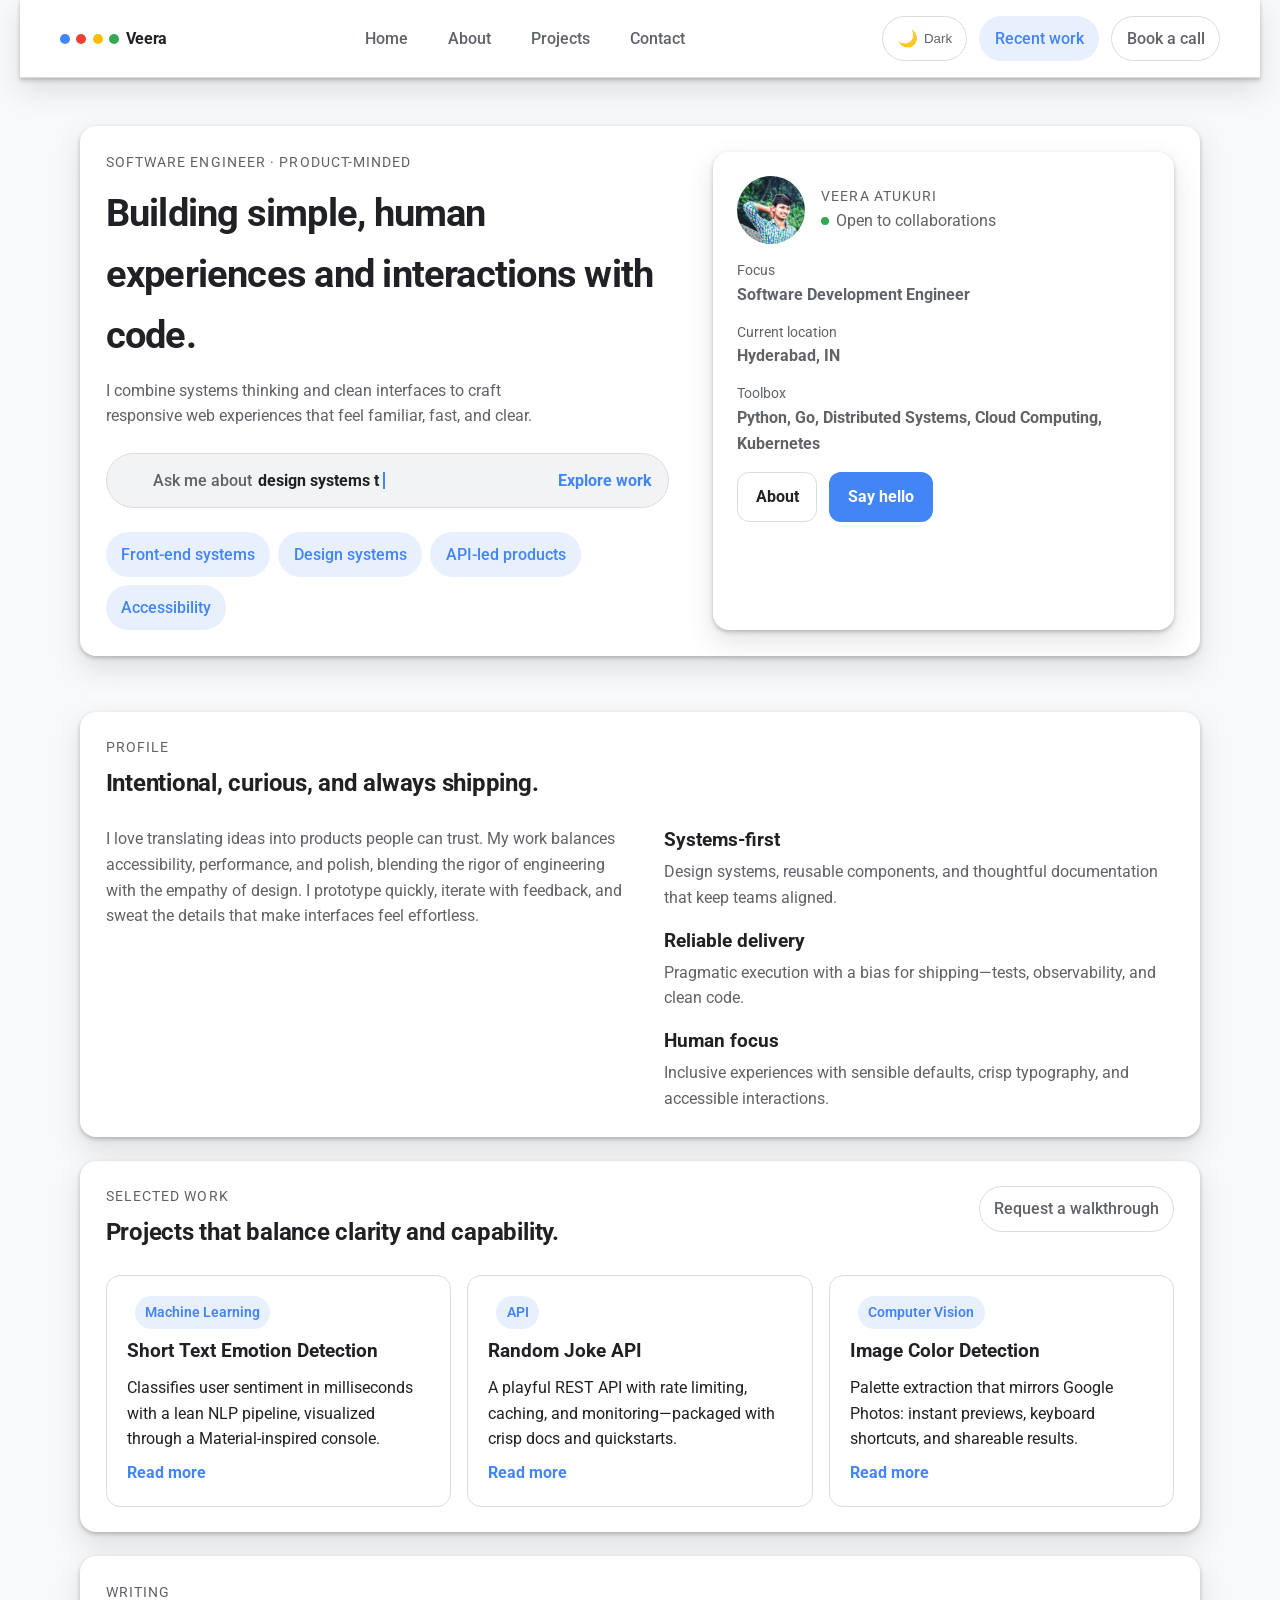
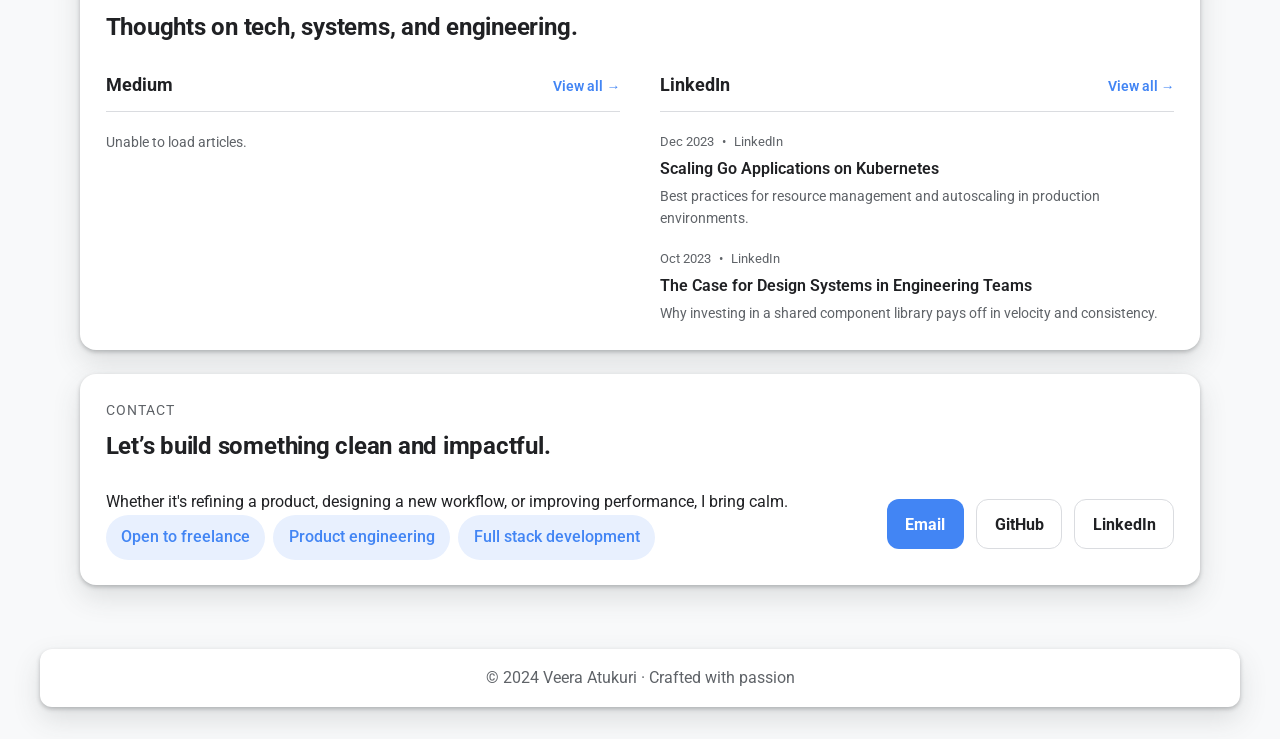
<file: index.html>
<!DOCTYPE html>
<html lang="en">

<head>
  <meta charset="UTF-8" />
  <meta name="viewport" content="width=device-width, initial-scale=1.0" />
  <title>Veera | Software Engineer</title>
  <link rel="preconnect" href="https://fonts.googleapis.com" />
  <link href="https://fonts.googleapis.com/css2?family=Roboto:wght@400;500;700&display=swap" rel="stylesheet" />
  <link rel="stylesheet" href="style.css" />
  <script defer src="script.js"></script>
</head>

<body>
  <header class="top-nav surface">
    <div class="brand">
      <span class="logo-dot blue"></span>
      <span class="logo-dot red"></span>
      <span class="logo-dot yellow"></span>
      <span class="logo-dot green"></span>
      <span class="brand-name">Veera</span>
    </div>
    <button class="menu-toggle" aria-label="Toggle navigation" aria-expanded="false">
      <span class="menu-bar"></span>
      <span class="menu-bar"></span>
      <span class="menu-bar"></span>
    </button>
    <nav class="nav-links">
      <a href="#home">Home</a>
      <a href="#about">About</a>
      <a href="#work">Projects</a>
      <a href="#contact">Contact</a>
    </nav>
    <div class="nav-actions">
      <button class="chip outline theme-toggle" type="button" aria-label="Toggle dark mode" data-theme-toggle>
        <span class="theme-icon" aria-hidden="true">🌙</span>
        <span class="theme-label">Dark</span>
      </button>
      <a class="chip" href="#work">Recent work</a>
      <a class="chip outline" href="#contact">Book a call</a>
    </div>
  </header>

  <main class="page">
    <section id="home" class="hero">
      <div class="hero-grid surface">
        <div class="hero-text">
          <p class="eyebrow">Software Engineer · Product-minded</p>
          <h1>Building simple, human experiences and interactions with code.</h1>
          <p class="lede">
            I combine systems thinking and clean interfaces to craft responsive web experiences that feel familiar,
            fast, and clear.
          </p>

          <div class="search-pill">
            <div class="pill-dots">
              <span class="dot blue"></span>
              <span class="dot red"></span>
              <span class="dot yellow"></span>
              <span class="dot green"></span>
            </div>
            <div class="pill-text">
              <span class="pill-label">Ask me about</span>
              <span class="typed-wrap"><span id="typed"></span><span class="cursor"></span></span>
            </div>
            <a class="pill-action" href="#work">Explore work</a>
          </div>

          <div class="chips">
            <span class="chip">Front-end systems</span>
            <span class="chip">Design systems</span>
            <span class="chip">API-led products</span>
            <span class="chip">Accessibility</span>
          </div>
        </div>

        <div class="hero-card surface">
          <div class="profile">
            <img src="saipic.jpg" alt="Sairaj profile" />
            <div>
              <p class="eyebrow">Veera Atukuri</p>
              <p class="status"><span class="status-dot"></span>Open to collaborations</p>
            </div>
          </div>
          <ul class="highlight-list">
            <li>
              <span class="label">Focus</span>
              <strong>Software Development Engineer</strong>
            </li>
            <li>
              <span class="label">Current location</span>
              <strong>Hyderabad, IN</strong>
            </li>
            <li>
              <span class="label">Toolbox</span>
              <strong>Python, Go, Distributed Systems, Cloud Computing, Kubernetes</strong>
            </li>
          </ul>
          <div class="cta-row">
            <a class="btn ghost" href="#about">About</a>
            <a class="btn primary" href="#contact">Say hello</a>
          </div>
        </div>
      </div>
    </section>

    <section id="about" class="section surface reveal">
      <div class="section-header">
        <div>
          <p class="eyebrow">Profile</p>
          <h2>Intentional, curious, and always shipping.</h2>
        </div>
      </div>
      <div class="about-grid">
        <p>
          I love translating ideas into products people can trust. My work balances accessibility, performance, and
          polish, blending the rigor of engineering with the empathy of design. I prototype quickly, iterate with
          feedback, and sweat the details that make interfaces feel effortless.
        </p>
        <div class="keypoints">
          <div class="point">
            <span class="dot blue"></span>
            <div>
              <h3>Systems-first</h3>
              <p>Design systems, reusable components, and thoughtful documentation that keep teams aligned.</p>
            </div>
          </div>
          <div class="point">
            <span class="dot red"></span>
            <div>
              <h3>Reliable delivery</h3>
              <p>Pragmatic execution with a bias for shipping—tests, observability, and clean code.</p>
            </div>
          </div>
          <div class="point">
            <span class="dot green"></span>
            <div>
              <h3>Human focus</h3>
              <p>Inclusive experiences with sensible defaults, crisp typography, and accessible interactions.</p>
            </div>
          </div>
        </div>
      </div>
    </section>

    <section id="work" class="section surface reveal">
      <div class="section-header">
        <div>
          <p class="eyebrow">Selected work</p>
          <h2>Projects that balance clarity and capability.</h2>
        </div>
        <a class="chip outline" href="mailto:sairaj@example.com">Request a walkthrough</a>
      </div>
      <div class="project-grid">
        <a class="project-card" href="#">
          <div class="project-meta">
            <span class="dot blue"></span>
            <span class="pill">Machine Learning</span>
          </div>
          <h3>Short Text Emotion Detection</h3>
          <p>Classifies user sentiment in milliseconds with a lean NLP pipeline, visualized through a Material-inspired
            console.</p>
          <span class="link">Read more</span>
        </a>
        <a class="project-card" href="#">
          <div class="project-meta">
            <span class="dot red"></span>
            <span class="pill">API</span>
          </div>
          <h3>Random Joke API</h3>
          <p>A playful REST API with rate limiting, caching, and monitoring—packaged with crisp docs and quickstarts.
          </p>
          <span class="link">Read more</span>
        </a>
        <a class="project-card" href="#">
          <div class="project-meta">
            <span class="dot green"></span>
            <span class="pill">Computer Vision</span>
          </div>
          <h3>Image Color Detection</h3>
          <p>Palette extraction that mirrors Google Photos: instant previews, keyboard shortcuts, and shareable results.
          </p>
          <span class="link">Read more</span>
        </a>
      </div>
    </section>

    <section id="writing" class="section surface reveal">
      <div class="section-header">
        <div>
          <p class="eyebrow">Writing</p>
          <h2>Thoughts on tech, systems, and engineering.</h2>
        </div>
      </div>

      <div class="writing-grid">
        <div class="writing-column">
          <div class="column-header">
            <h3>Medium</h3>
            <a href="https://medium.com/@sairaju.atukuri123" target="_blank" class="link-sm">View all &rarr;</a>
          </div>
          <div id="medium-articles" class="articles-list">
            <!-- Dynamic content -->
            <div class="article-skeleton"></div>
            <div class="article-skeleton"></div>
          </div>
        </div>

        <div class="writing-column">
          <div class="column-header">
            <h3>LinkedIn</h3>
            <a href="https://www.linkedin.com/in/sairaju-atukuri-419677196/" target="_blank" class="link-sm">View all
              &rarr;</a>
          </div>
          <div id="linkedin-articles" class="articles-list">
            <!-- Dynamic content -->
          </div>
        </div>
      </div>
    </section>

    <section id="contact" class="section surface reveal">
      <div class="section-header">
        <div>
          <p class="eyebrow">Contact</p>
          <h2>Let’s build something clean and impactful.</h2>
        </div>
      </div>
      <div class="contact-grid">
        <div>
          <p class="lede">
            Whether it's refining a product, designing a new workflow, or improving performance, I bring calm.
          </p>
          <div class="chips">
            <span class="chip">Open to freelance</span>
            <span class="chip">Product engineering</span>
            <span class="chip">Full stack development</span>
          </div>
        </div>
        <div class="contact-actions">
          <a class="btn primary" href="mailto:veera.atukuri@gmail.com">Email</a>
          <a class="btn ghost" href="https://github.com/sairaj225" target="_blank">GitHub</a>
          <a class="btn ghost" href="https://www.linkedin.com/in/sairaju-atukuri-419677196/"
            target="_blank">LinkedIn</a>
        </div>
      </div>
    </section>
  </main>

  <footer class="footer surface">
    <p>© 2024 Veera Atukuri · Crafted with passion</p>
  </footer>
</body>

</html>
</file>
<file: style.css>
:root {
  color-scheme: light;
  --bg: #f8f9fa;
  --surface: #ffffff;
  --text: #202124;
  --muted: #5f6368;
  --shadow: 0 12px 28px 0 rgba(60, 64, 67, 0.15), 0 2px 4px 0 rgba(60, 64, 67, 0.3);
  --border: #dadce0;
  --accent-surface: #e8f0fe;
  --input-surface: #f1f3f4;
  --radius: 16px;
  --blue: #4285f4;
  --red: #ea4335;
  --yellow: #fbbc05;
  --green: #34a853;
  --max-width: 1200px;
}

:root[data-theme="dark"] {
  color-scheme: dark;
  --bg: #0f1115;
  --surface: #161920;
  --text: #e5e7eb;
  --muted: #9ba3b4;
  --shadow: 0 16px 40px rgba(0, 0, 0, 0.45), 0 4px 12px rgba(0, 0, 0, 0.35);
  --border: #2c3240;
  --accent-surface: rgba(66, 133, 244, 0.12);
  --input-surface: #1d222c;
}

* {
  margin: 0;
  padding: 0;
  box-sizing: border-box;
}

body {
  font-family: 'Roboto', sans-serif;
  background: var(--bg);
  color: var(--text);
  line-height: 1.6;
  scroll-behavior: smooth;
  min-height: 100vh;
  transition: background 0.25s ease, color 0.25s ease;
}

a {
  color: var(--blue);
  text-decoration: none;
}

.surface {
  background: var(--surface);
  box-shadow: var(--shadow);
  transition: background 0.25s ease, box-shadow 0.25s ease, border-color 0.2s ease;
}

.page {
  max-width: var(--max-width);
  margin: 0 auto;
  width: min(calc(100% - 1.5rem), var(--max-width));
  display: flex;
  flex-direction: column;
  gap: 1.5rem;
  padding: 0 clamp(1rem, 4vw, 2.5rem) 3rem;
}

.top-nav {
  position: sticky;
  top: 0;
  z-index: 100;
  display: grid;
  grid-template-columns: auto 1fr auto;
  align-items: center;
  gap: 1.5rem;
  padding: 1rem clamp(1.25rem, 4vw, 2.5rem);
  margin: 0 auto;
  width: min(calc(100% - 1.25rem), calc(var(--max-width) + 2.5rem));
  backdrop-filter: blur(10px);
  border-bottom: 1px solid var(--border);
  transition: border-color 0.2s ease;
}

.brand {
  display: flex;
  align-items: center;
  gap: 0.4rem;
}

.brand-name {
  font-weight: 700;
  letter-spacing: -0.02em;
  color: var(--text);
}

.logo-dot {
  width: 10px;
  height: 10px;
  border-radius: 50%;
  display: inline-block;
}

.blue {
  background: var(--blue);
}

.red {
  background: var(--red);
}

.yellow {
  background: var(--yellow);
}

.green {
  background: var(--green);
}

.nav-links {
  display: flex;
  gap: 1rem;
  justify-content: center;
}

.nav-links a {
  color: var(--muted);
  font-weight: 500;
  padding: 0.5rem 0.75rem;
  border-radius: 10px;
  transition: background 0.2s ease, color 0.2s ease;
}

.nav-links a:hover {
  background: var(--accent-surface);
  color: var(--blue);
}

.nav-actions {
  display: flex;
  gap: 0.75rem;
  justify-content: flex-end;
}

.top-nav.is-open .nav-links,
.top-nav.is-open .nav-actions {
  display: flex;
}

.menu-toggle {
  display: none;
  padding: 0.35rem;
  border: 1px solid var(--border);
  background: var(--surface);
  border-radius: 10px;
  cursor: pointer;
  align-items: center;
  justify-content: center;
  flex-direction: column;
  gap: 0.25rem;
}

.menu-bar {
  display: block;
  width: 20px;
  height: 2px;
  background: var(--text);
  border-radius: 999px;
}

.chip {
  display: inline-flex;
  align-items: center;
  gap: 0.4rem;
  padding: 0.55rem 0.9rem;
  background: var(--accent-surface);
  color: var(--blue);
  border-radius: 999px;
  font-weight: 500;
  border: 1px solid transparent;
  transition: background 0.2s ease, border-color 0.2s ease, color 0.2s ease, transform 0.15s ease;
}

.chip.outline {
  background: transparent;
  border-color: var(--border);
  color: var(--muted);
}

.chip:active {
  transform: translateY(1px);
}

.theme-toggle {
  cursor: pointer;
}

.theme-icon {
  font-size: 1rem;
  line-height: 1;
}

.hero {
  padding: 3rem 0 2rem;
}

.hero-grid {
  display: grid;
  grid-template-columns: minmax(0, 1.1fr) minmax(320px, 0.9fr);
  gap: 2.25rem;
  padding: clamp(1.5rem, 2vw, 2rem);
  border-radius: var(--radius);
}

.hero-text h1 {
  font-size: clamp(2rem, 3vw, 3rem);
  margin: 0.5rem 0 0.75rem;
  letter-spacing: -0.02em;
}

.hero-text .lede {
  color: var(--muted);
  max-width: 52ch;
}

.eyebrow {
  text-transform: uppercase;
  letter-spacing: 0.08em;
  color: var(--muted);
  font-size: 0.85rem;
}

.search-pill {
  margin: 1.5rem 0;
  display: grid;
  grid-template-columns: auto 1fr auto;
  align-items: center;
  gap: 1rem;
  padding: 0.85rem 1rem;
  border-radius: 999px;
  border: 1px solid var(--border);
  background: var(--input-surface);
  transition: background 0.25s ease, border-color 0.25s ease;
}

.pill-dots {
  display: flex;
  gap: 0.3rem;
}

.pill-text {
  display: flex;
  flex-wrap: wrap;
  gap: 0.4rem;
  align-items: center;
  color: var(--muted);
}

.pill-label {
  font-weight: 500;
}

.typed-wrap {
  font-weight: 700;
  color: var(--text);
  display: inline-flex;
  align-items: center;
  min-width: 10ch;
}

.cursor {
  width: 2px;
  height: 1.1em;
  background: var(--blue);
  margin-left: 4px;
  animation: blink 1s infinite;
}

@keyframes blink {

  0%,
  50% {
    opacity: 1;
  }

  51%,
  100% {
    opacity: 0;
  }
}

.pill-action {
  color: var(--blue);
  font-weight: 700;
}

.chips {
  display: flex;
  flex-wrap: wrap;
  gap: 0.5rem;
}

.hero-card {
  padding: 1.5rem;
  border-radius: var(--radius);
  display: flex;
  flex-direction: column;
  gap: 1rem;
}

.profile {
  display: flex;
  gap: 1rem;
  align-items: center;
}

.profile img {
  width: 68px;
  height: 68px;
  border-radius: 50%;
  object-fit: cover;
}

.status {
  display: inline-flex;
  align-items: center;
  gap: 0.4rem;
  color: var(--muted);
}

.status-dot {
  width: 8px;
  height: 8px;
  border-radius: 50%;
  background: var(--green);
}

.highlight-list {
  list-style: none;
  display: flex;
  flex-direction: column;
  gap: 0.9rem;
  color: var(--muted);
}

.highlight-list .label {
  display: block;
  font-size: 0.85rem;
  color: var(--muted);
}

.cta-row {
  display: flex;
  gap: 0.75rem;
}

.btn {
  padding: 0.7rem 1.1rem;
  border-radius: 12px;
  font-weight: 700;
  border: 1px solid transparent;
  display: inline-flex;
  justify-content: center;
  align-items: center;
  gap: 0.4rem;
  transition: background 0.2s ease, color 0.2s ease, border-color 0.2s ease, box-shadow 0.2s ease;
}

.btn.primary {
  background: var(--blue);
  color: white;
}

.btn.ghost {
  border-color: var(--border);
  color: var(--text);
  background: transparent;
}

main {
  display: flex;
  flex-direction: column;
  gap: 1.5rem;
}

.section {
  padding: clamp(1.5rem, 2vw, 2.25rem);
  border-radius: var(--radius);
}

.section-header {
  display: flex;
  justify-content: space-between;
  gap: 1.5rem;
  align-items: flex-start;
  margin-bottom: 1.5rem;
}

.section-header h2 {
  margin-top: 0.3rem;
  letter-spacing: -0.01em;
}

.section-note {
  color: var(--muted);
  max-width: 32ch;
}

.about-grid {
  display: grid;
  grid-template-columns: 1fr 1fr;
  gap: 1.5rem;
  color: var(--muted);
}

.keypoints {
  display: flex;
  flex-direction: column;
  gap: 1rem;
}

.point {
  display: grid;
  grid-template-columns: auto 1fr;
  gap: 0.75rem;
}

.point h3 {
  margin-bottom: 0.2rem;
  color: var(--text);
}

.section .project-grid {
  display: grid;
  grid-template-columns: repeat(auto-fit, minmax(240px, 1fr));
  gap: 1rem;
}

.project-card {
  padding: 1.25rem;
  border-radius: 14px;
  border: 1px solid var(--border);
  color: var(--text);
  display: flex;
  flex-direction: column;
  gap: 0.5rem;
  transition: transform 0.2s ease, box-shadow 0.2s ease;
}

.project-card:hover {
  transform: translateY(-2px);
  box-shadow: var(--shadow);
}

.project-meta {
  display: flex;
  gap: 0.5rem;
  align-items: center;
}

.pill {
  padding: 0.35rem 0.65rem;
  border-radius: 999px;
  background: var(--accent-surface);
  color: var(--blue);
  font-weight: 600;
  font-size: 0.85rem;
}

.link {
  color: var(--blue);
  font-weight: 700;
}

.contact-grid {
  display: grid;
  grid-template-columns: 1fr auto;
  gap: 1.5rem;
  align-items: center;
}

.contact-actions {
  display: flex;
  gap: 0.75rem;
}

.footer {
  margin: 1rem 2.5rem 2rem;
  padding: 1rem 1.5rem;
  border-radius: 12px;
  color: var(--muted);
  text-align: center;
}

.reveal {
  opacity: 0;
  transform: translateY(40px);
  transition: all 0.6s ease-out;
}

.reveal.active {
  opacity: 1;
  transform: translateY(0);
}

/* Writing Section */
.writing-grid {
  display: grid;
  grid-template-columns: 1fr 1fr;
  gap: 2.5rem;
}

.column-header {
  display: flex;
  justify-content: space-between;
  align-items: baseline;
  margin-bottom: 1.25rem;
  padding-bottom: 0.75rem;
  border-bottom: 1px solid var(--border);
}

.column-header h3 {
  font-size: 1.1rem;
  color: var(--text);
}

.link-sm {
  font-size: 0.85rem;
  font-weight: 600;
  color: var(--blue);
}

.articles-list {
  display: flex;
  flex-direction: column;
  gap: 1.25rem;
}

.article-card {
  display: block;
  text-decoration: none;
}

.article-card:hover .article-title {
  color: var(--blue);
}

.article-meta {
  font-size: 0.8rem;
  color: var(--muted);
  margin-bottom: 0.35rem;
  display: flex;
  gap: 0.5rem;
  align-items: center;
}

.article-title {
  font-weight: 600;
  color: var(--text);
  line-height: 1.4;
  margin-bottom: 0.35rem;
  transition: color 0.2s ease;
}

.article-snippet {
  font-size: 0.9rem;
  color: var(--muted);
  display: -webkit-box;
  -webkit-line-clamp: 2;
  -webkit-box-orient: vertical;
  overflow: hidden;
  line-height: 1.5;
}

/* Skeletons for loading state */
.article-skeleton {
  height: 80px;
  background: var(--input-surface);
  border-radius: 8px;
  animation: pulse 1.5s infinite ease-in-out;
}

@keyframes pulse {
  0% {
    opacity: 0.6;
  }

  50% {
    opacity: 0.3;
  }

  100% {
    opacity: 0.6;
  }
}

@media (max-width: 860px) {
  .writing-grid {
    grid-template-columns: 1fr;
    gap: 2rem;
  }
}

@media (min-width: 1280px) {
  .hero-grid {
    gap: 2.75rem;
  }

  .section .project-grid {
    grid-template-columns: repeat(3, minmax(0, 1fr));
  }
}

@media (max-width: 1100px) {
  .top-nav {
    width: min(calc(100% - 0.75rem), var(--max-width));
  }

  .hero-grid {
    grid-template-columns: 1fr 0.95fr;
    gap: 1.75rem;
  }

  .contact-actions {
    flex-wrap: wrap;
  }
}

@media (max-width: 860px) {
  .top-nav {
    grid-template-columns: auto auto;
    align-items: center;
    row-gap: 0.5rem;
  }

  .menu-toggle {
    display: inline-flex;
    margin-left: auto;
  }

  .nav-links,
  .nav-actions {
    display: none;
    width: 100%;
    justify-content: flex-start;
  }

  .nav-links {
    flex-direction: column;
    gap: 0.5rem;
  }

  .nav-links a {
    padding: 0.4rem 0.3rem;
  }

  .nav-actions {
    flex-direction: column;
  }

  .cta-row {
    width: 100%;
    flex-wrap: wrap;
  }
}

@media (max-width: 960px) {
  .hero-grid {
    grid-template-columns: 1fr;
  }

  .section-header {
    flex-direction: column;
  }

  .about-grid,
  .contact-grid {
    grid-template-columns: 1fr;
  }
}

@media (max-width: 640px) {
  .page {
    padding: 0 1rem 2rem;
  }

  .hero {
    padding: 2.5rem 0 1.5rem;
  }

  .hero-grid,
  .section {
    padding: 1rem;
  }

  .top-nav {
    padding: 0.75rem 1rem;
    width: min(calc(100% - 0.5rem), var(--max-width));
  }

  .nav-actions .chip {
    width: 100%;
    justify-content: center;
  }
}
</file>
